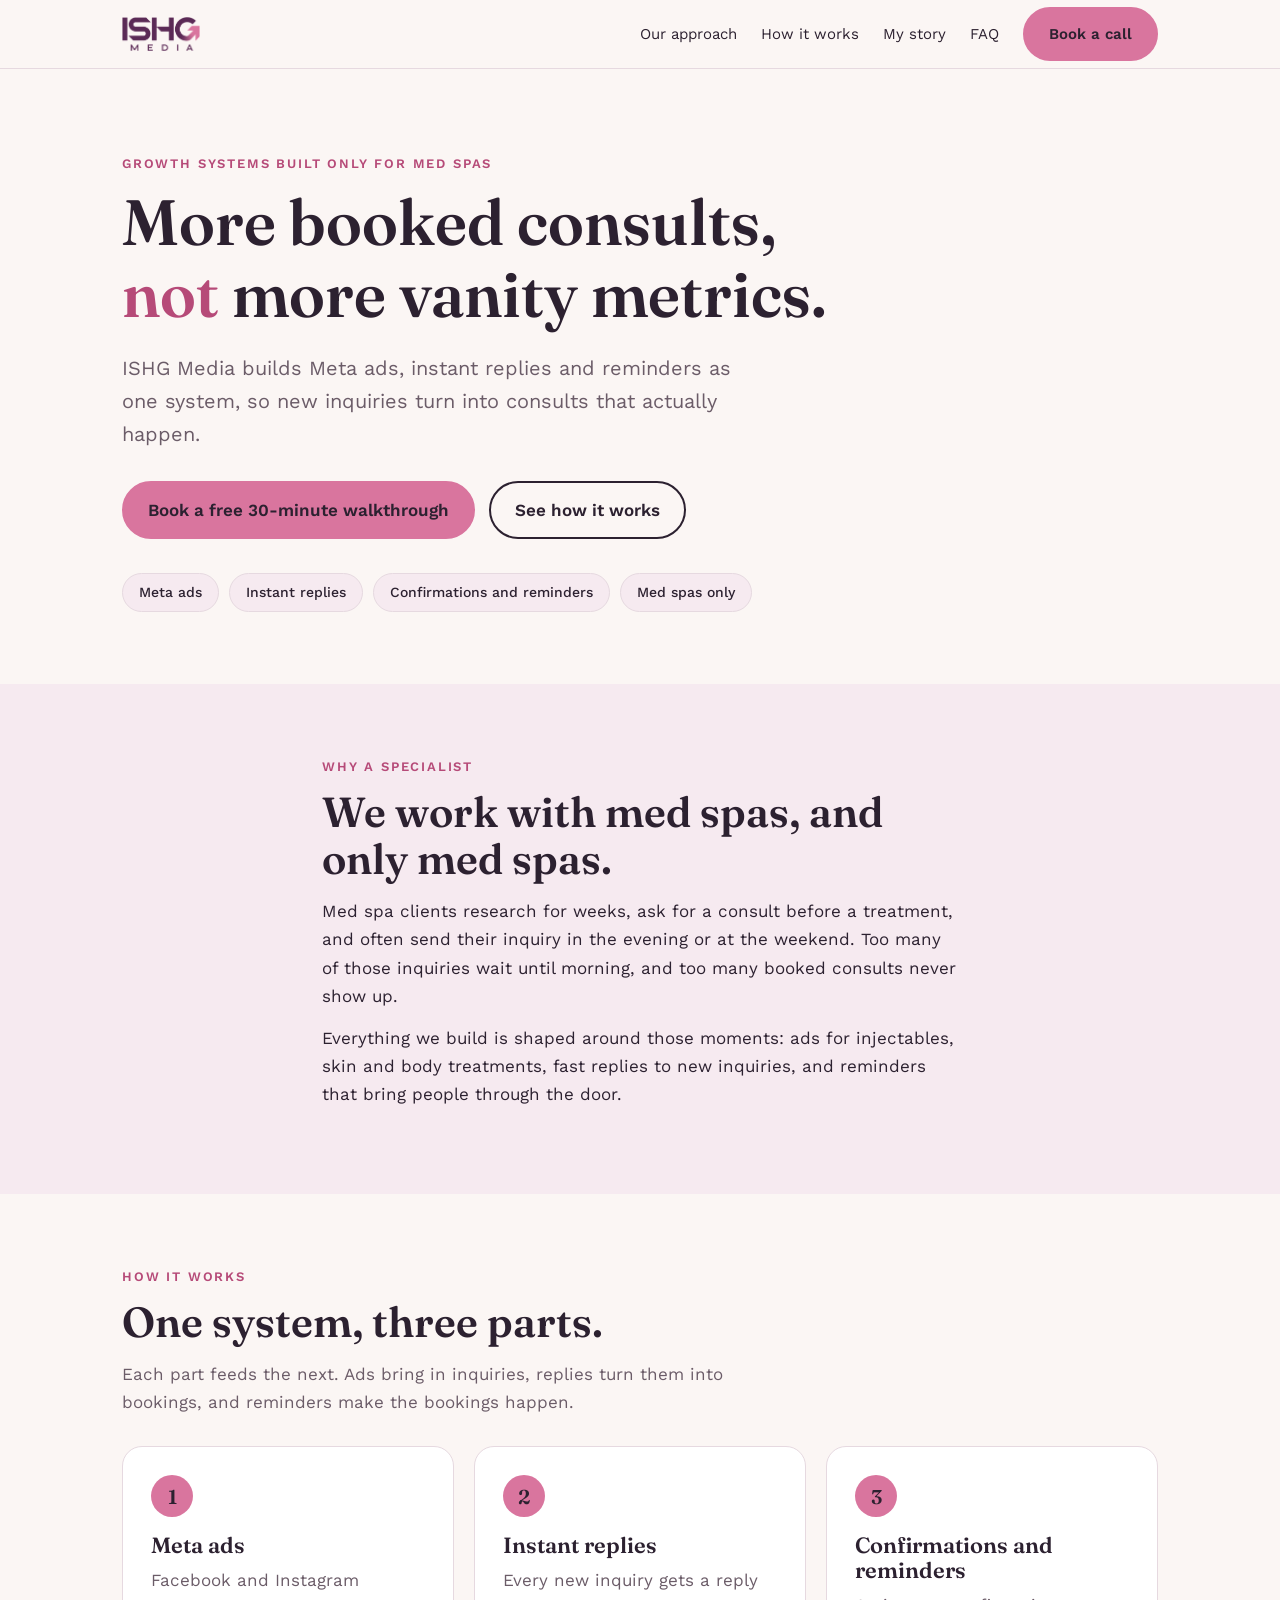
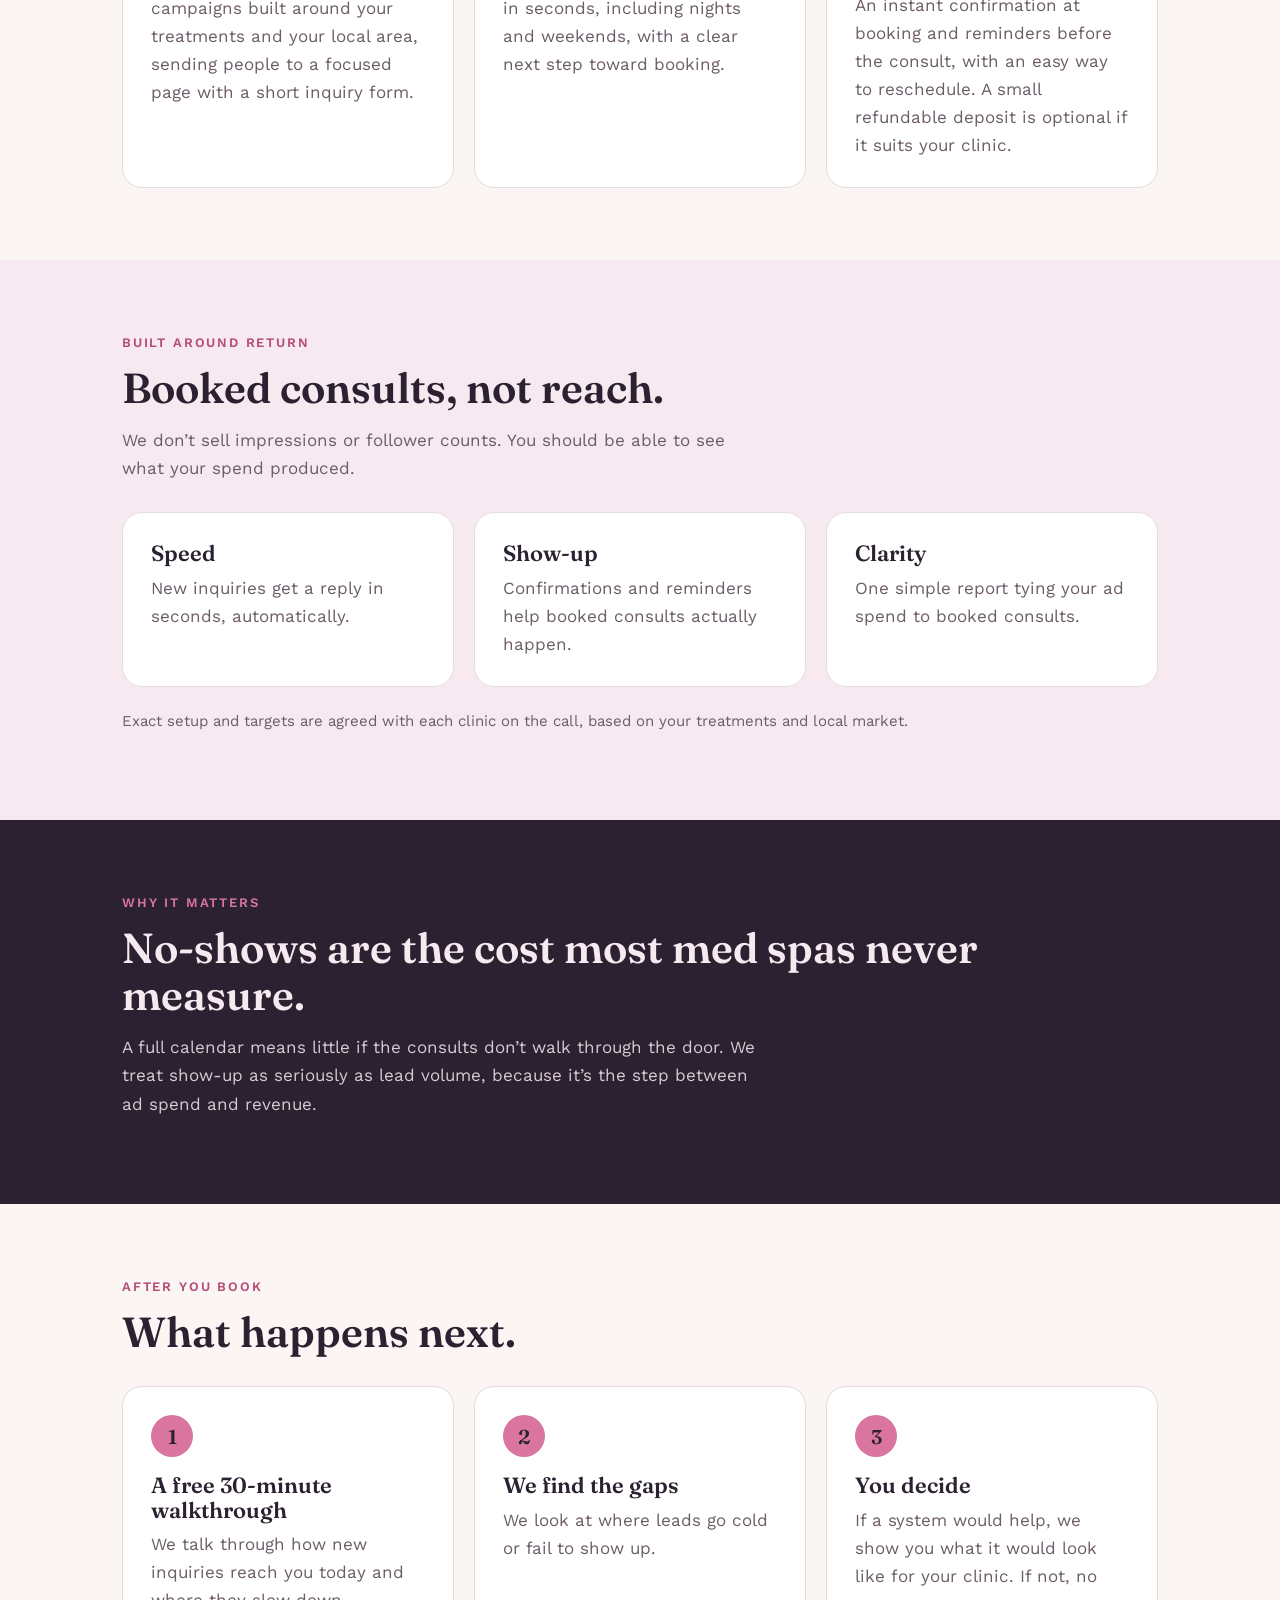
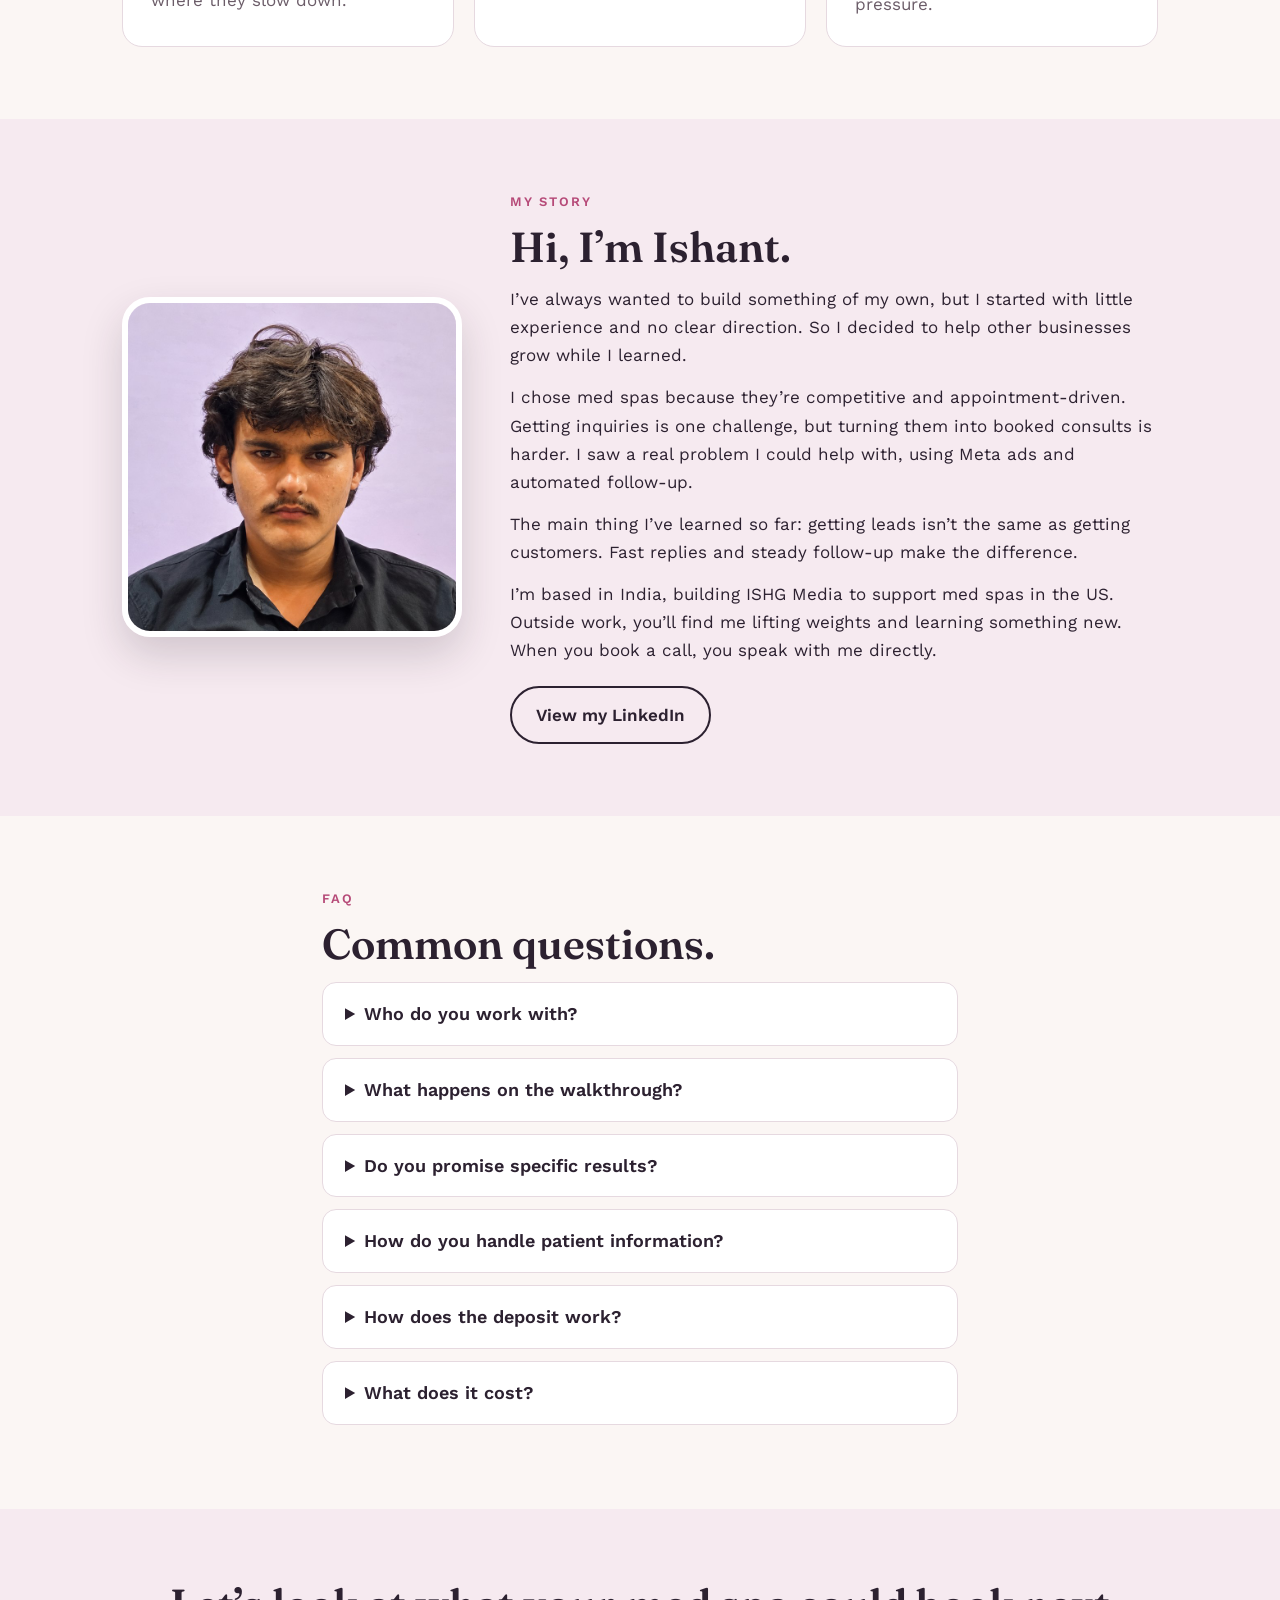
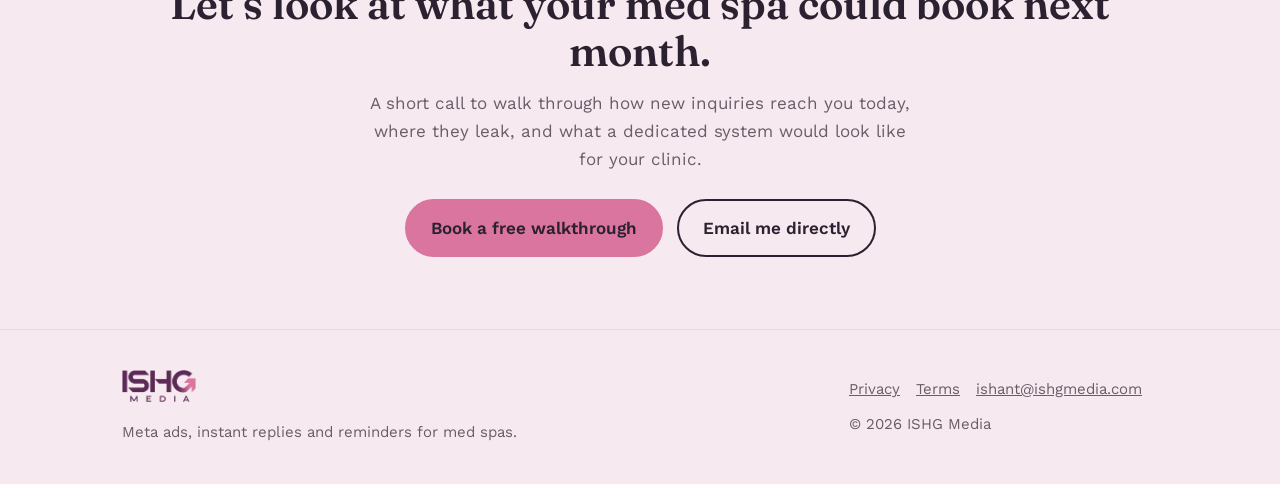
<file: index.html>
<!DOCTYPE html>
<html lang="en"><head><meta charset="utf-8"><meta name="viewport" content="width=device-width, initial-scale=1">
<title>ISHG Media | Meta Ads, Instant Replies and Reminders for Med Spas</title>
<meta name="description" content="ISHG Media builds Meta ads, instant replies and confirmations and reminders as one system for med spas, so new inquiries turn into consults that happen.">
<link rel="icon" href="logo.png"><link rel="stylesheet" href="https://fonts.googleapis.com/css2?family=Fraunces:opsz,wght@9..144,500;9..144,650&family=Work+Sans:wght@400;500;600&display=swap">
<link rel="stylesheet" href="style.css"></head><body>
<header class="top"><div class="wrap"><a href="/"><img src="logo.png" alt="ISHG Media"></a>
<nav><a href="#approach">Our approach</a><a href="#how">How it works</a><a href="#story">My story</a><a href="#faq">FAQ</a><a class="btn" href="https://ishgmedia.setmore.com/ishant">Book a call</a></nav></div></header>
<main>
<section class="hero"><div class="wrap"><p class="eb">Growth systems built only for med spas</p>
<h1>More booked consults,<br><em>not</em> more vanity metrics.</h1>
<p class="l">ISHG Media builds Meta ads, instant replies and reminders as one system, so new inquiries turn into consults that actually happen.</p>
<div class="row"><a class="btn" href="https://ishgmedia.setmore.com/ishant">Book a free 30-minute walkthrough</a><a class="btn o" href="#how">See how it works</a></div>
<div class="chips"><span>Meta ads</span><span>Instant replies</span><span>Confirmations and reminders</span><span>Med spas only</span></div></div></section>

<section id="approach" class="alt"><div class="wrap mid"><p class="eb">Why a specialist</p><h2>We work with med spas, and only med spas.</h2>
<p>Med spa clients research for weeks, ask for a consult before a treatment, and often send their inquiry in the evening or at the weekend. Too many of those inquiries wait until morning, and too many booked consults never show up.</p>
<p>Everything we build is shaped around those moments: ads for injectables, skin and body treatments, fast replies to new inquiries, and reminders that bring people through the door.</p></div></section>

<section id="how"><div class="wrap"><p class="eb">How it works</p><h2>One system, three parts.</h2>
<p style="color:var(--mute);max-width:620px">Each part feeds the next. Ads bring in inquiries, replies turn them into bookings, and reminders make the bookings happen.</p>
<div class="g3">
<div class="card"><div class="n">1</div><h3>Meta ads</h3><p>Facebook and Instagram campaigns built around your treatments and your local area, sending people to a focused page with a short inquiry form.</p></div>
<div class="card"><div class="n">2</div><h3>Instant replies</h3><p>Every new inquiry gets a reply in seconds, including nights and weekends, with a clear next step toward booking.</p></div>
<div class="card"><div class="n">3</div><h3>Confirmations and reminders</h3><p>An instant confirmation at booking and reminders before the consult, with an easy way to reschedule. A small refundable deposit is optional if it suits your clinic.</p></div></div></div></section>

<section class="alt"><div class="wrap"><p class="eb">Built around return</p><h2>Booked consults, not reach.</h2>
<p style="color:var(--mute);max-width:620px">We don&rsquo;t sell impressions or follower counts. You should be able to see what your spend produced.</p>
<div class="g3"><div class="card"><h3>Speed</h3><p>New inquiries get a reply in seconds, automatically.</p></div>
<div class="card"><h3>Show-up</h3><p>Confirmations and reminders help booked consults actually happen.</p></div>
<div class="card"><h3>Clarity</h3><p>One simple report tying your ad spend to booked consults.</p></div></div>
<p style="margin-top:22px;color:var(--mute);font-size:15px">Exact setup and targets are agreed with each clinic on the call, based on your treatments and local market.</p></div></section>

<section class="band"><div class="wrap"><p class="eb">Why it matters</p><h2>No-shows are the cost most med spas never measure.</h2>
<p>A full calendar means little if the consults don&rsquo;t walk through the door. We treat show-up as seriously as lead volume, because it&rsquo;s the step between ad spend and revenue.</p></div></section>

<section><div class="wrap"><p class="eb">After you book</p><h2>What happens next.</h2>
<div class="g3"><div class="card"><div class="n">1</div><h3>A free 30-minute walkthrough</h3><p>We talk through how new inquiries reach you today and where they slow down.</p></div>
<div class="card"><div class="n">2</div><h3>We find the gaps</h3><p>We look at where leads go cold or fail to show up.</p></div>
<div class="card"><div class="n">3</div><h3>You decide</h3><p>If a system would help, we show you what it would look like for your clinic. If not, no pressure.</p></div></div></div></section>

<section id="story" class="alt"><div class="wrap story">
<img class="me-photo" src="photo/ishant-dahiya.jpg" alt="Ishant Dahiya, founder of ISHG Media" width="800" height="800">
<div><p class="eb">My story</p><h2>Hi, I&rsquo;m Ishant.</h2>
<p>I&rsquo;ve always wanted to build something of my own, but I started with little experience and no clear direction. So I decided to help other businesses grow while I learned.</p>
<p>I chose med spas because they&rsquo;re competitive and appointment-driven. Getting inquiries is one challenge, but turning them into booked consults is harder. I saw a real problem I could help with, using Meta ads and automated follow-up.</p>
<p>The main thing I&rsquo;ve learned so far: getting leads isn&rsquo;t the same as getting customers. Fast replies and steady follow-up make the difference.</p>
<p>I&rsquo;m based in India, building ISHG Media to support med spas in the US. Outside work, you&rsquo;ll find me lifting weights and learning something new. When you book a call, you speak with me directly.</p>
<a class="btn o" href="https://www.linkedin.com/in/ishant-dahiya-499b99324/" target="_blank" rel="noopener">View my LinkedIn</a></div></div></section>

<section id="faq"><div class="wrap mid"><p class="eb">FAQ</p><h2>Common questions.</h2>
<details><summary>Who do you work with?</summary><p>Only medical spas. We take on no other industries, so everything we build is shaped around how med spa clients research and book.</p></details>
<details><summary>What happens on the walkthrough?</summary><p>It&rsquo;s a free 30-minute conversation about how you get new clients today and where inquiries are lost. You leave knowing whether a system would help, with no obligation.</p></details>
<details><summary>Do you promise specific results?</summary><p>No. We don&rsquo;t promise numbers or bookings. What we do is make sure every inquiry gets a fast reply and every booked consult gets a reminder.</p></details>
<details><summary>How do you handle patient information?</summary><p>We keep it minimal: name, phone, email and appointment time only, never treatment or health details. If your clinic needs a Business Associate Agreement, we&rsquo;ll discuss it before any patient information is entered.</p></details>
<details><summary>How does the deposit work?</summary><p>It&rsquo;s optional. Some clinics collect a small refundable deposit at booking to filter out casual inquiries. We can set it up if you want it, and leave it out if you don&rsquo;t.</p></details>
<details><summary>What does it cost?</summary><p>It depends on the clinic and the length of commitment, so we agree it with you on the call.</p></details></div></section>

<section class="alt cta"><div class="wrap"><h2>Let&rsquo;s look at what your med spa could book next month.</h2>
<p>A short call to walk through how new inquiries reach you today, where they leak, and what a dedicated system would look like for your clinic.</p>
<div class="row"><a class="btn" href="https://ishgmedia.setmore.com/ishant">Book a free walkthrough</a><a class="btn o" href="mailto:ishant@ishgmedia.com">Email me directly</a></div></div></section>
</main>
<footer><div class="wrap"><div><img src="logo.png" alt="ISHG Media"><p style="margin:10px 0 0">Meta ads, instant replies and reminders for med spas.</p></div>
<div><a href="privacy.html">Privacy</a><a href="terms.html">Terms</a><a href="mailto:ishant@ishgmedia.com">ishant@ishgmedia.com</a><p style="margin:10px 0 0">&copy; 2026 ISHG Media</p></div></div></footer>
</body></html>
</file>
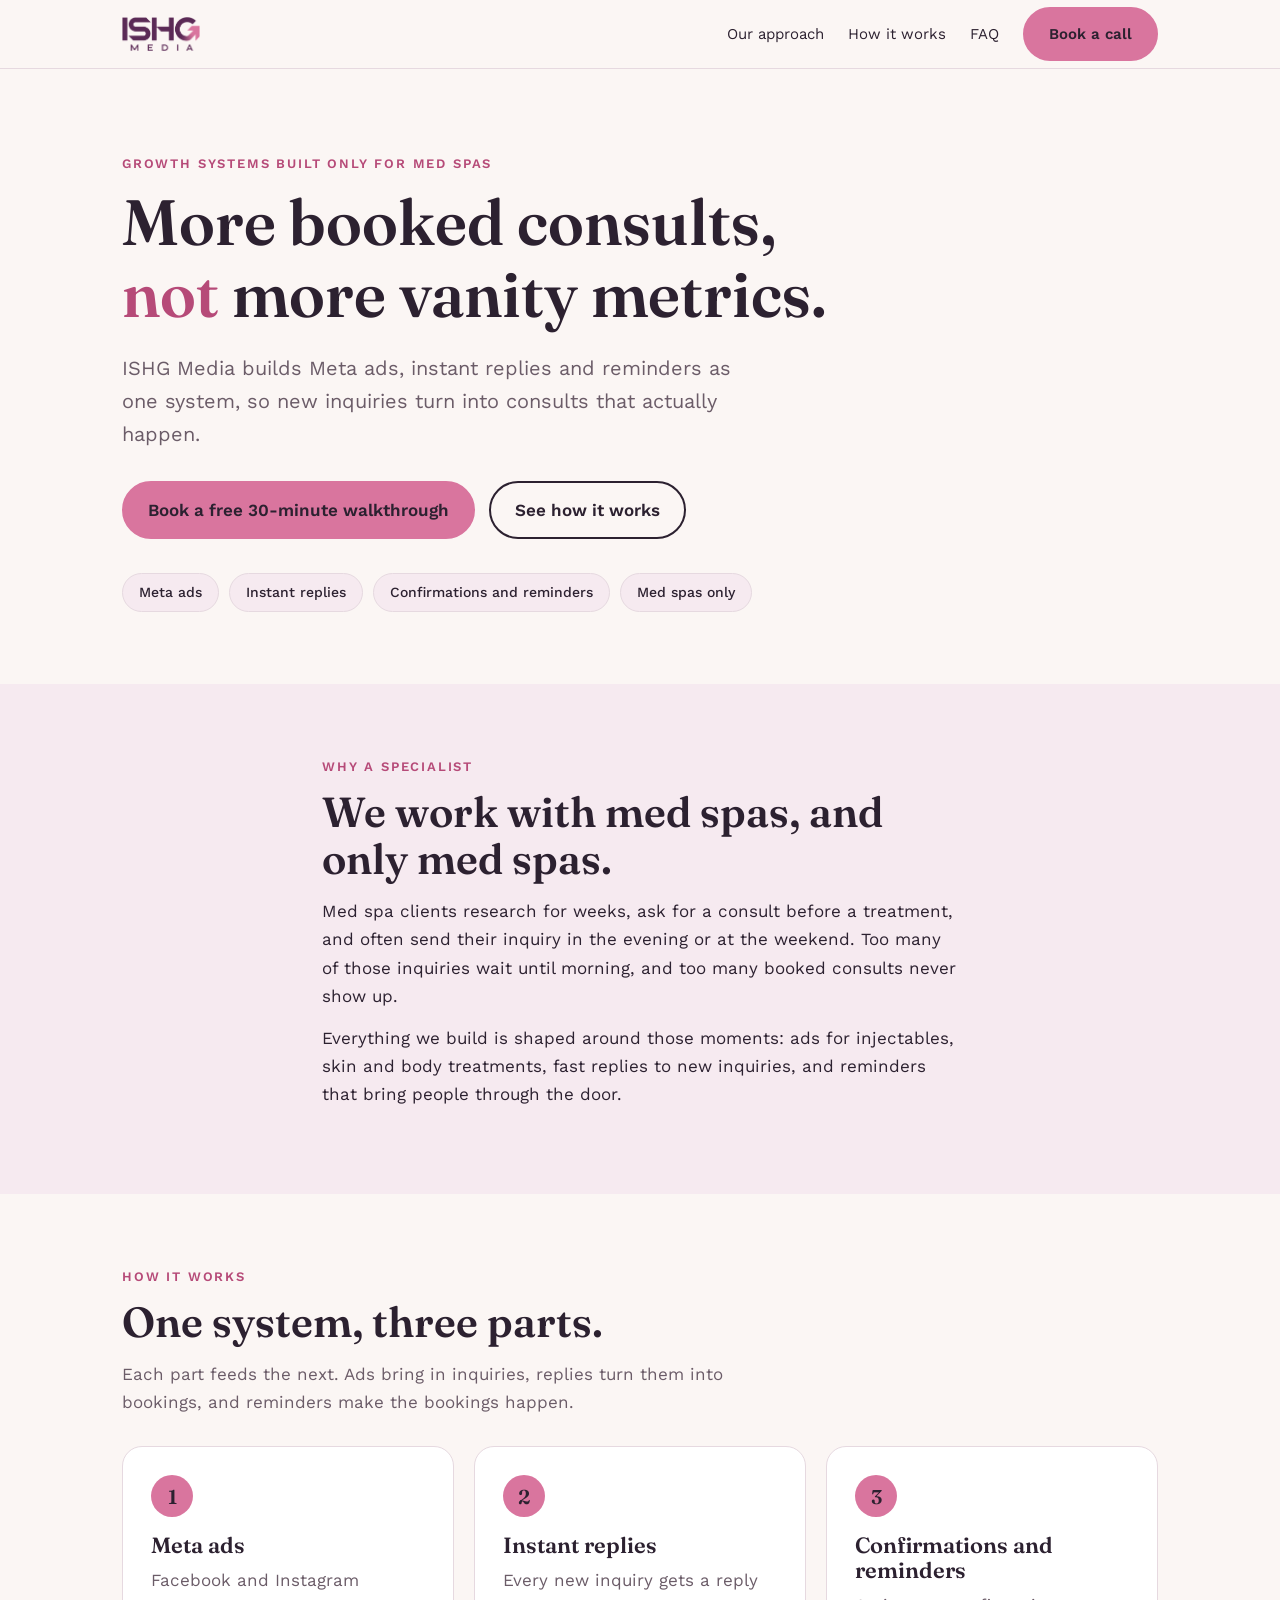
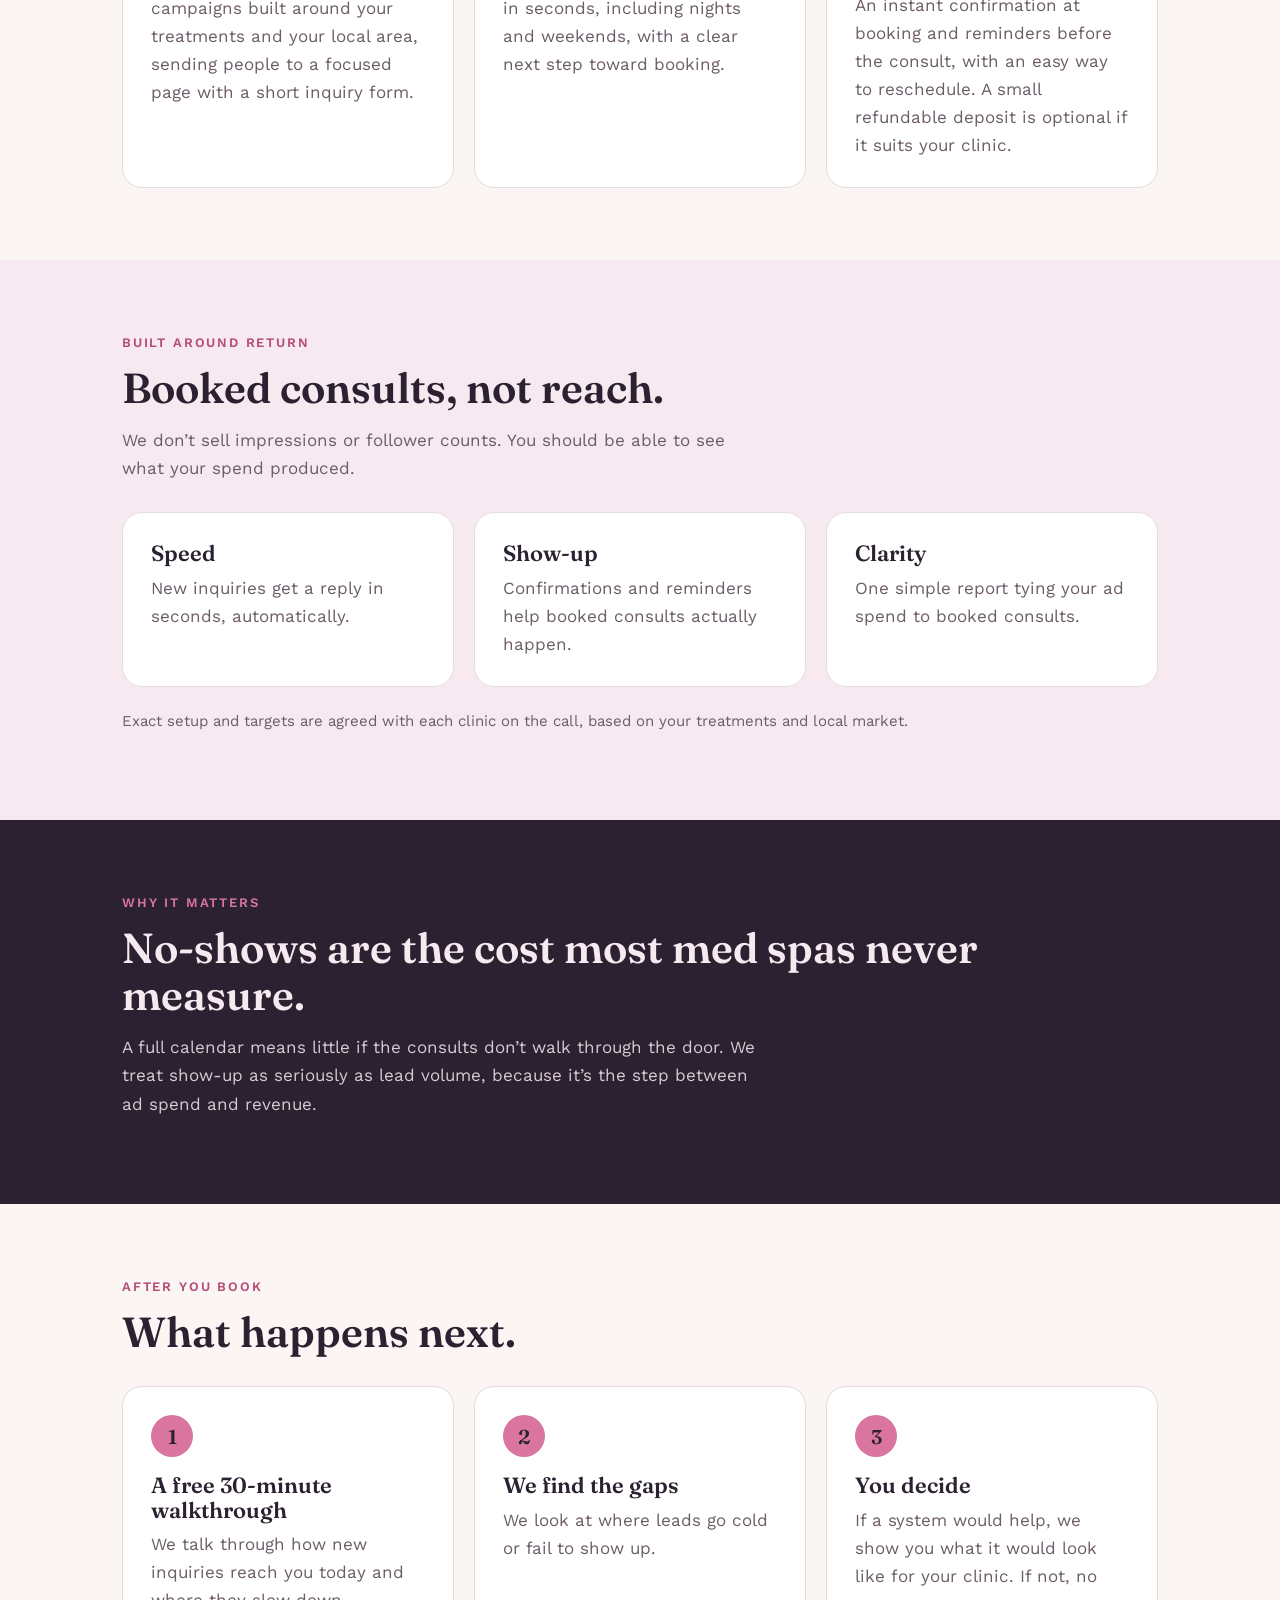
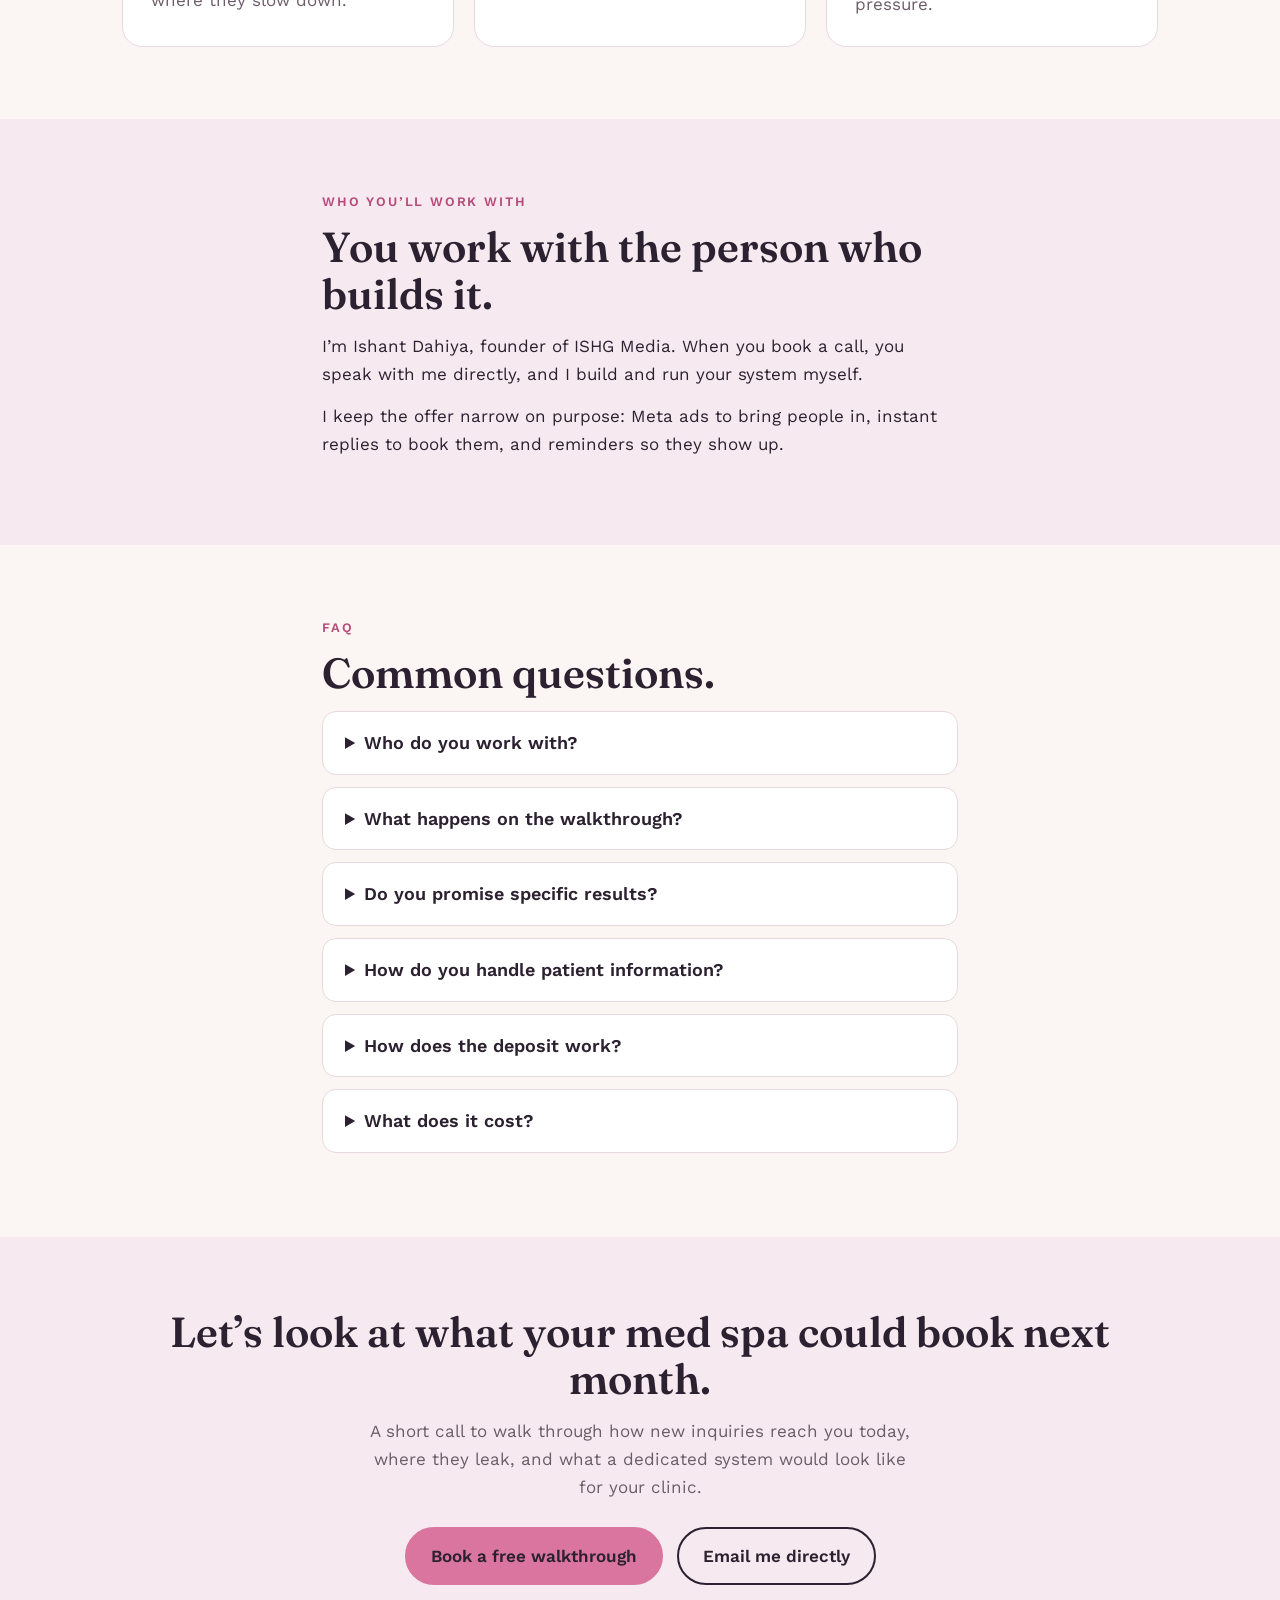
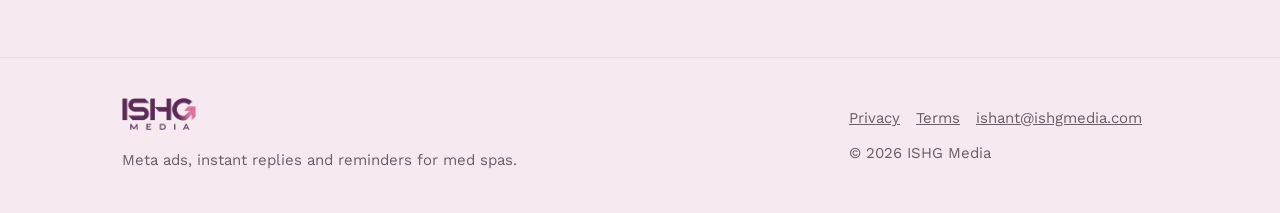
<file: index1.html>
<!DOCTYPE html>
<html lang="en"><head><meta charset="utf-8"><meta name="viewport" content="width=device-width, initial-scale=1">
<title>ISHG Media | Meta Ads, Instant Replies and Reminders for Med Spas</title>
<meta name="description" content="ISHG Media builds Meta ads, instant replies and confirmations and reminders as one system for med spas, so new inquiries turn into consults that happen.">
<link rel="icon" href="logo.png"><link rel="stylesheet" href="https://fonts.googleapis.com/css2?family=Fraunces:opsz,wght@9..144,500;9..144,650&family=Work+Sans:wght@400;500;600&display=swap">
<link rel="stylesheet" href="style.css"></head><body>
<header class="top"><div class="wrap"><a href="/"><img src="logo.png" alt="ISHG Media"></a>
<nav><a href="#approach">Our approach</a><a href="#how">How it works</a><a href="#faq">FAQ</a><a class="btn" href="https://ishgmedia.setmore.com/ishant">Book a call</a></nav></div></header>
<main>
<section class="hero"><div class="wrap"><p class="eb">Growth systems built only for med spas</p>
<h1>More booked consults,<br><em>not</em> more vanity metrics.</h1>
<p class="l">ISHG Media builds Meta ads, instant replies and reminders as one system, so new inquiries turn into consults that actually happen.</p>
<div class="row"><a class="btn" href="https://ishgmedia.setmore.com/ishant">Book a free 30-minute walkthrough</a><a class="btn o" href="#how">See how it works</a></div>
<div class="chips"><span>Meta ads</span><span>Instant replies</span><span>Confirmations and reminders</span><span>Med spas only</span></div></div></section>

<section id="approach" class="alt"><div class="wrap mid"><p class="eb">Why a specialist</p><h2>We work with med spas, and only med spas.</h2>
<p>Med spa clients research for weeks, ask for a consult before a treatment, and often send their inquiry in the evening or at the weekend. Too many of those inquiries wait until morning, and too many booked consults never show up.</p>
<p>Everything we build is shaped around those moments: ads for injectables, skin and body treatments, fast replies to new inquiries, and reminders that bring people through the door.</p></div></section>

<section id="how"><div class="wrap"><p class="eb">How it works</p><h2>One system, three parts.</h2>
<p style="color:var(--mute);max-width:620px">Each part feeds the next. Ads bring in inquiries, replies turn them into bookings, and reminders make the bookings happen.</p>
<div class="g3">
<div class="card"><div class="n">1</div><h3>Meta ads</h3><p>Facebook and Instagram campaigns built around your treatments and your local area, sending people to a focused page with a short inquiry form.</p></div>
<div class="card"><div class="n">2</div><h3>Instant replies</h3><p>Every new inquiry gets a reply in seconds, including nights and weekends, with a clear next step toward booking.</p></div>
<div class="card"><div class="n">3</div><h3>Confirmations and reminders</h3><p>An instant confirmation at booking and reminders before the consult, with an easy way to reschedule. A small refundable deposit is optional if it suits your clinic.</p></div></div></div></section>

<section class="alt"><div class="wrap"><p class="eb">Built around return</p><h2>Booked consults, not reach.</h2>
<p style="color:var(--mute);max-width:620px">We don&rsquo;t sell impressions or follower counts. You should be able to see what your spend produced.</p>
<div class="g3"><div class="card"><h3>Speed</h3><p>New inquiries get a reply in seconds, automatically.</p></div>
<div class="card"><h3>Show-up</h3><p>Confirmations and reminders help booked consults actually happen.</p></div>
<div class="card"><h3>Clarity</h3><p>One simple report tying your ad spend to booked consults.</p></div></div>
<p style="margin-top:22px;color:var(--mute);font-size:15px">Exact setup and targets are agreed with each clinic on the call, based on your treatments and local market.</p></div></section>

<section class="band"><div class="wrap"><p class="eb">Why it matters</p><h2>No-shows are the cost most med spas never measure.</h2>
<p>A full calendar means little if the consults don&rsquo;t walk through the door. We treat show-up as seriously as lead volume, because it&rsquo;s the step between ad spend and revenue.</p></div></section>

<section><div class="wrap"><p class="eb">After you book</p><h2>What happens next.</h2>
<div class="g3"><div class="card"><div class="n">1</div><h3>A free 30-minute walkthrough</h3><p>We talk through how new inquiries reach you today and where they slow down.</p></div>
<div class="card"><div class="n">2</div><h3>We find the gaps</h3><p>We look at where leads go cold or fail to show up.</p></div>
<div class="card"><div class="n">3</div><h3>You decide</h3><p>If a system would help, we show you what it would look like for your clinic. If not, no pressure.</p></div></div></div></section>

<section class="alt"><div class="wrap mid"><p class="eb">Who you&rsquo;ll work with</p><h2>You work with the person who builds it.</h2>
<p>I&rsquo;m Ishant Dahiya, founder of ISHG Media. When you book a call, you speak with me directly, and I build and run your system myself.</p>
<p>I keep the offer narrow on purpose: Meta ads to bring people in, instant replies to book them, and reminders so they show up.</p></div></section>

<section id="faq"><div class="wrap mid"><p class="eb">FAQ</p><h2>Common questions.</h2>
<details><summary>Who do you work with?</summary><p>Only medical spas. We take on no other industries, so everything we build is shaped around how med spa clients research and book.</p></details>
<details><summary>What happens on the walkthrough?</summary><p>It&rsquo;s a free 30-minute conversation about how you get new clients today and where inquiries are lost. You leave knowing whether a system would help, with no obligation.</p></details>
<details><summary>Do you promise specific results?</summary><p>No. We don&rsquo;t promise numbers or bookings. What we do is make sure every inquiry gets a fast reply and every booked consult gets a reminder.</p></details>
<details><summary>How do you handle patient information?</summary><p>We keep it minimal: name, phone, email and appointment time only, never treatment or health details. If your clinic needs a Business Associate Agreement, we&rsquo;ll discuss it before any patient information is entered.</p></details>
<details><summary>How does the deposit work?</summary><p>It&rsquo;s optional. Some clinics collect a small refundable deposit at booking to filter out casual inquiries. We can set it up if you want it, and leave it out if you don&rsquo;t.</p></details>
<details><summary>What does it cost?</summary><p>It depends on the clinic and the length of commitment, so we agree it with you on the call.</p></details></div></section>

<section class="alt cta"><div class="wrap"><h2>Let&rsquo;s look at what your med spa could book next month.</h2>
<p>A short call to walk through how new inquiries reach you today, where they leak, and what a dedicated system would look like for your clinic.</p>
<div class="row"><a class="btn" href="https://ishgmedia.setmore.com/ishant">Book a free walkthrough</a><a class="btn o" href="mailto:ishant@ishgmedia.com">Email me directly</a></div></div></section>
</main>
<footer><div class="wrap"><div><img src="logo.png" alt="ISHG Media"><p style="margin:10px 0 0">Meta ads, instant replies and reminders for med spas.</p></div>
<div><a href="privacy.html">Privacy</a><a href="terms.html">Terms</a><a href="mailto:ishant@ishgmedia.com">ishant@ishgmedia.com</a><p style="margin:10px 0 0">&copy; 2026 ISHG Media</p></div></div></footer>
</body></html>
</file>
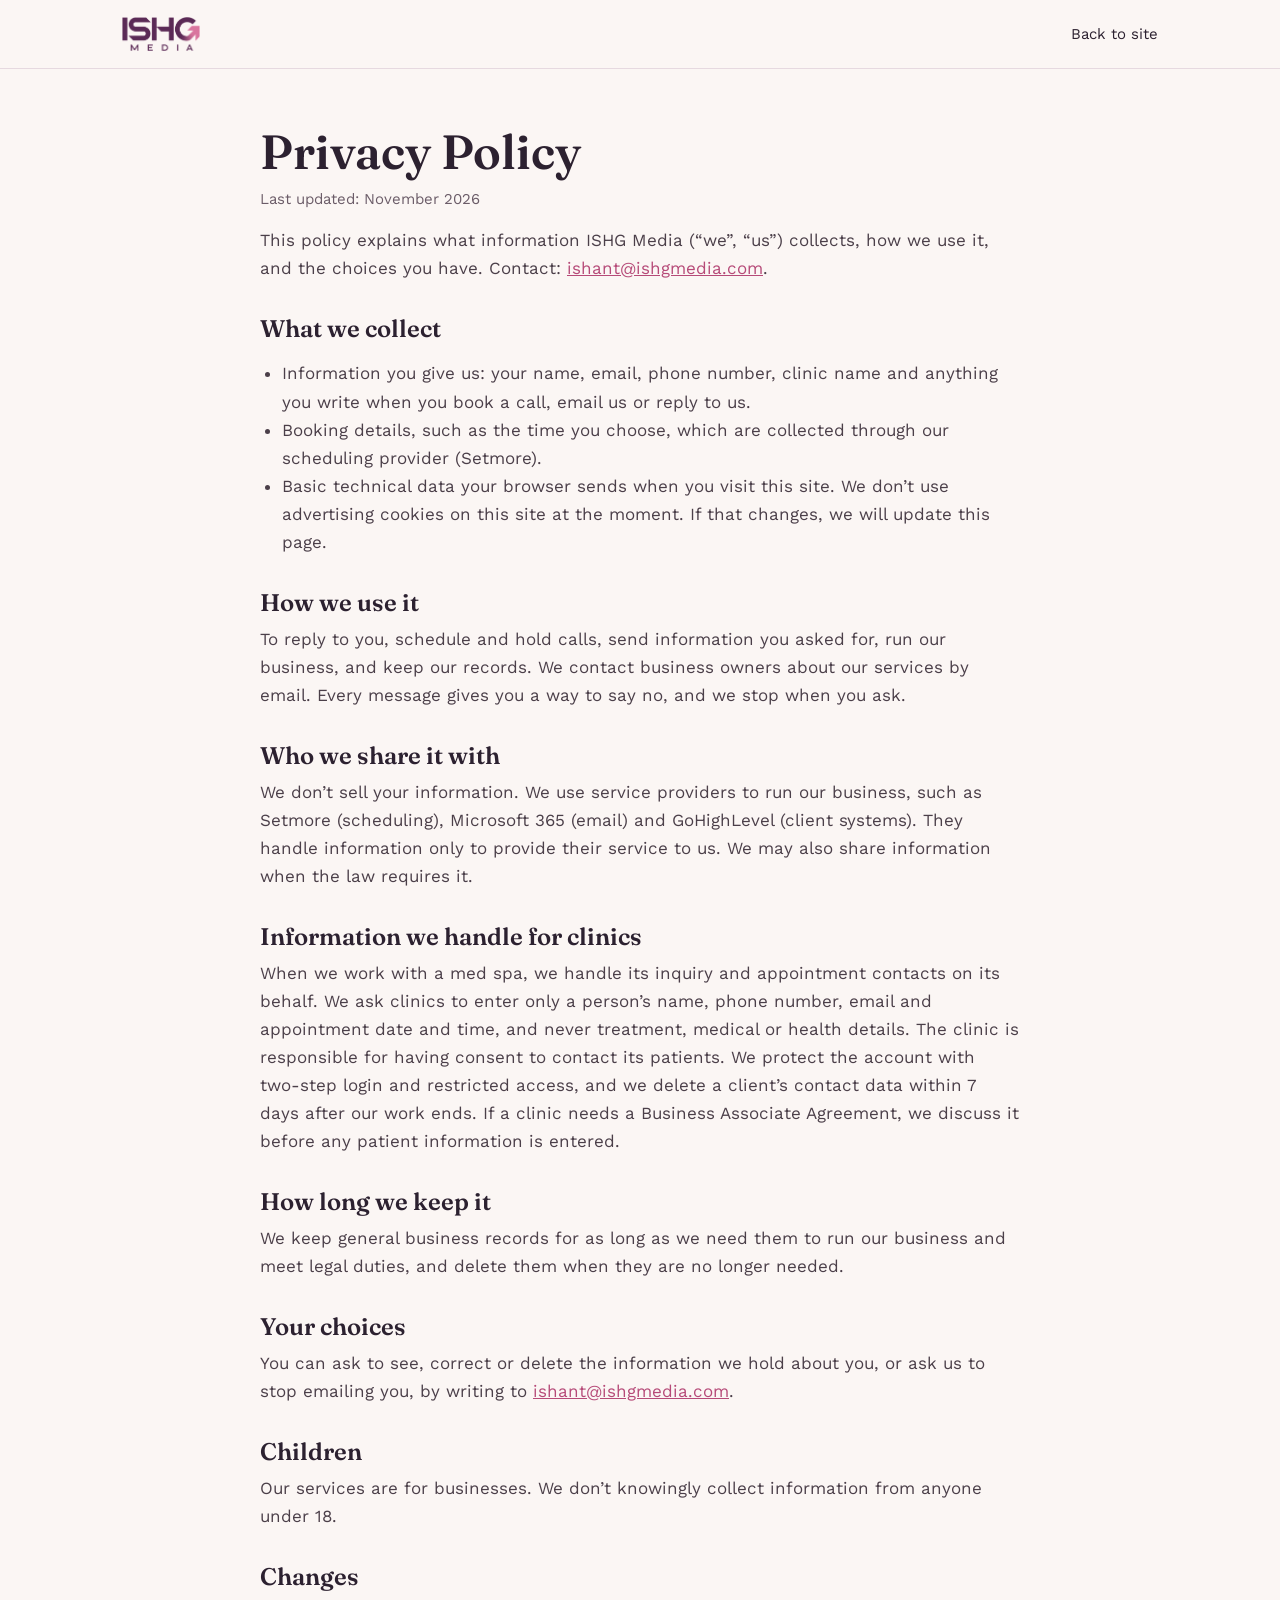
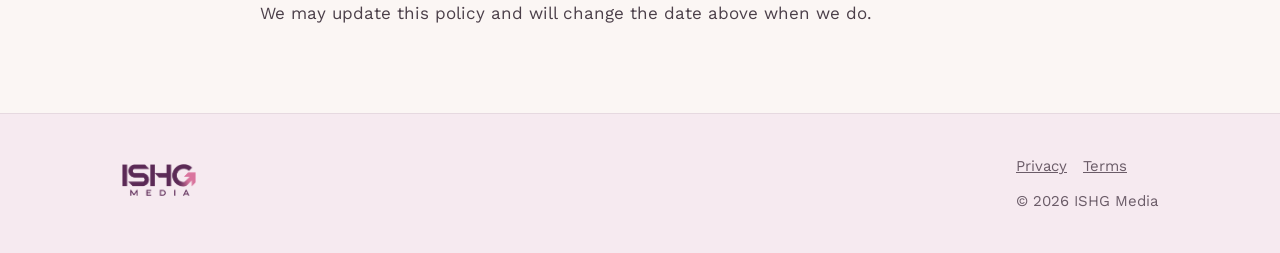
<file: privacy.html>
<!DOCTYPE html>
<html lang="en"><head><meta charset="utf-8"><meta name="viewport" content="width=device-width, initial-scale=1">
<title>Privacy Policy | ISHG Media</title><link rel="icon" href="logo.png">
<link rel="stylesheet" href="https://fonts.googleapis.com/css2?family=Fraunces:opsz,wght@9..144,500;9..144,650&family=Work+Sans:wght@400;500;600&display=swap">
<link rel="stylesheet" href="style.css"></head><body>
<header class="top"><div class="wrap"><a href="index.html"><img src="logo.png" alt="ISHG Media"></a><nav><a href="index.html">Back to site</a></nav></div></header>
<main class="wrap doc"><h1>Privacy Policy</h1><p class="d">Last updated: November 2026</p>
<p>This policy explains what information ISHG Media (&ldquo;we&rdquo;, &ldquo;us&rdquo;) collects, how we use it, and the choices you have. Contact: <a href="mailto:ishant@ishgmedia.com">ishant@ishgmedia.com</a>.</p>
<h2>What we collect</h2><ul><li>Information you give us: your name, email, phone number, clinic name and anything you write when you book a call, email us or reply to us.</li><li>Booking details, such as the time you choose, which are collected through our scheduling provider (Setmore).</li><li>Basic technical data your browser sends when you visit this site. We don&rsquo;t use advertising cookies on this site at the moment. If that changes, we will update this page.</li></ul>
<h2>How we use it</h2><p>To reply to you, schedule and hold calls, send information you asked for, run our business, and keep our records. We contact business owners about our services by email. Every message gives you a way to say no, and we stop when you ask.</p>
<h2>Who we share it with</h2><p>We don&rsquo;t sell your information. We use service providers to run our business, such as Setmore (scheduling), Microsoft 365 (email) and GoHighLevel (client systems). They handle information only to provide their service to us. We may also share information when the law requires it.</p>
<h2>Information we handle for clinics</h2><p>When we work with a med spa, we handle its inquiry and appointment contacts on its behalf. We ask clinics to enter only a person&rsquo;s name, phone number, email and appointment date and time, and never treatment, medical or health details. The clinic is responsible for having consent to contact its patients. We protect the account with two-step login and restricted access, and we delete a client&rsquo;s contact data within 7 days after our work ends. If a clinic needs a Business Associate Agreement, we discuss it before any patient information is entered.</p>
<h2>How long we keep it</h2><p>We keep general business records for as long as we need them to run our business and meet legal duties, and delete them when they are no longer needed.</p>
<h2>Your choices</h2><p>You can ask to see, correct or delete the information we hold about you, or ask us to stop emailing you, by writing to <a href="mailto:ishant@ishgmedia.com">ishant@ishgmedia.com</a>.</p>
<h2>Children</h2><p>Our services are for businesses. We don&rsquo;t knowingly collect information from anyone under 18.</p>
<h2>Changes</h2><p>We may update this policy and will change the date above when we do.</p></main>
<footer><div class="wrap"><div><img src="logo.png" alt="ISHG Media"></div><div><a href="privacy.html">Privacy</a><a href="terms.html">Terms</a><p style="margin:10px 0 0">&copy; 2026 ISHG Media</p></div></div></footer>
</body></html>
</file>
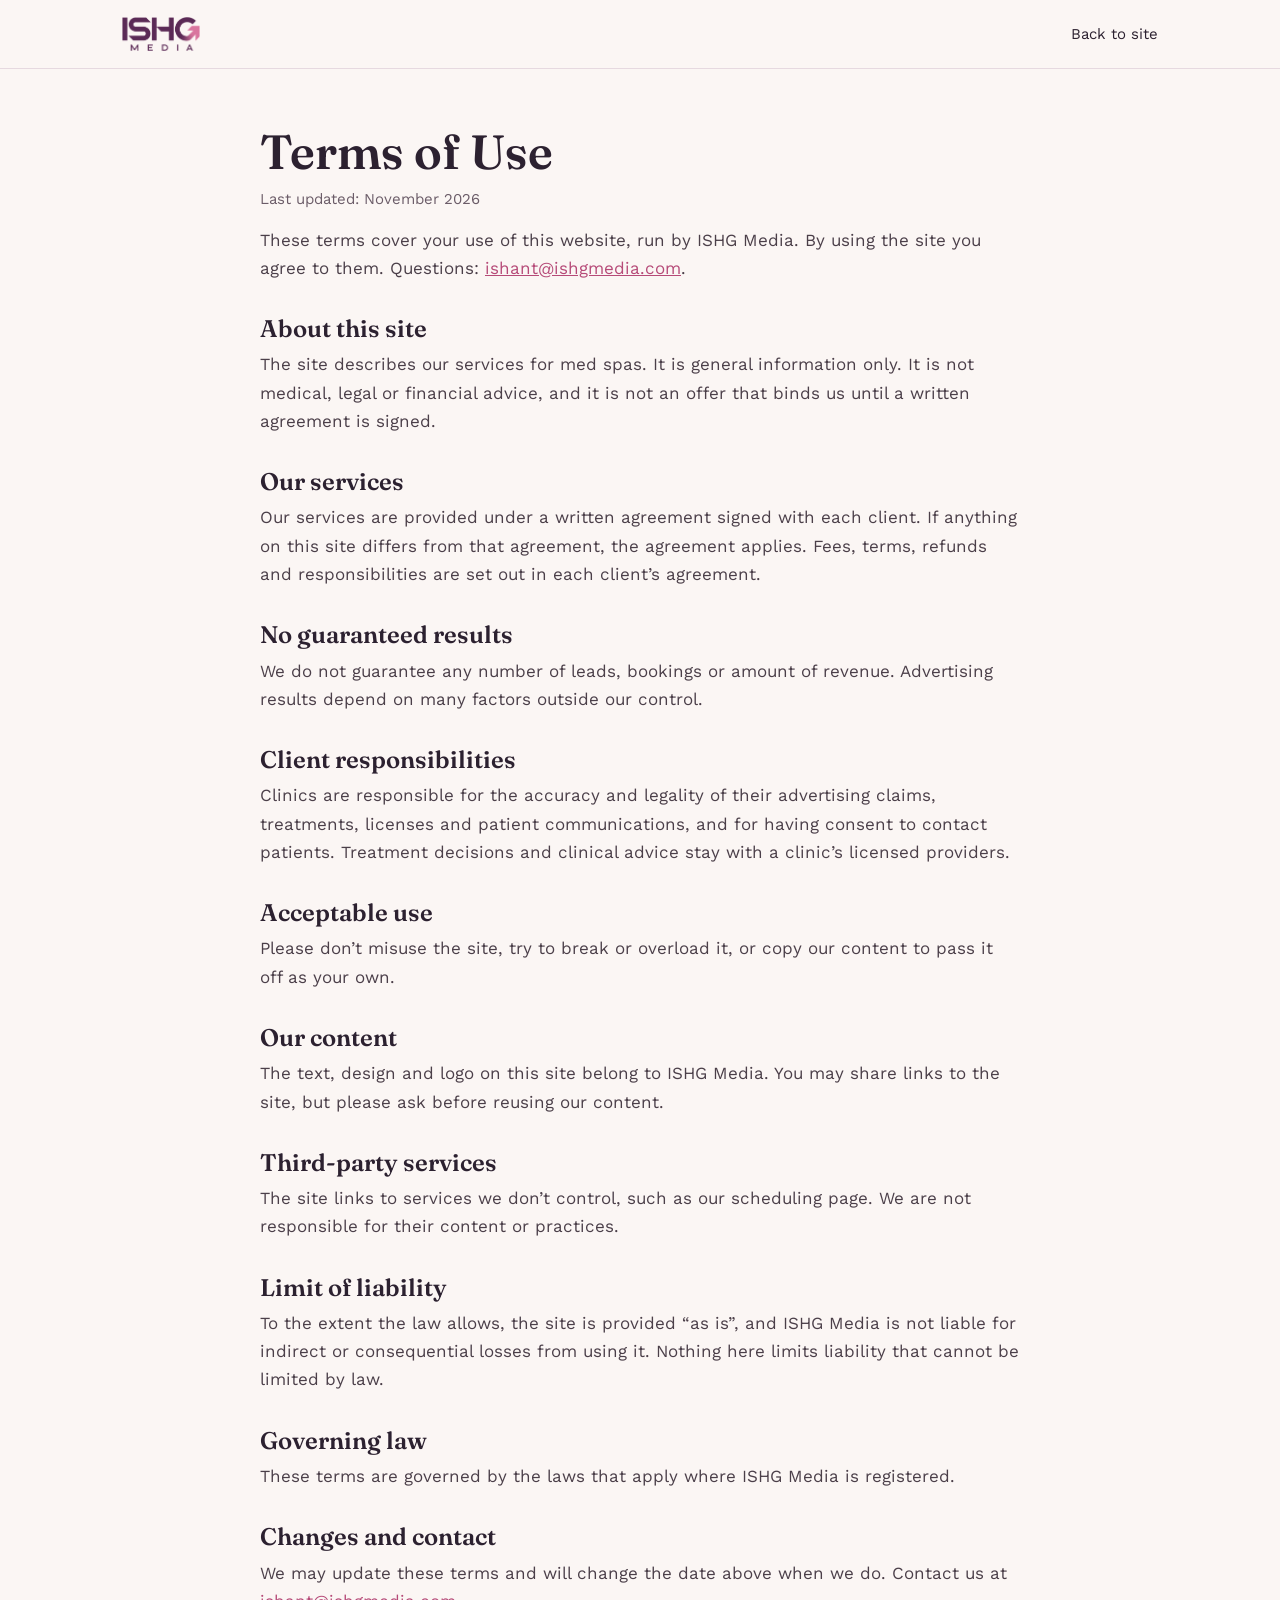
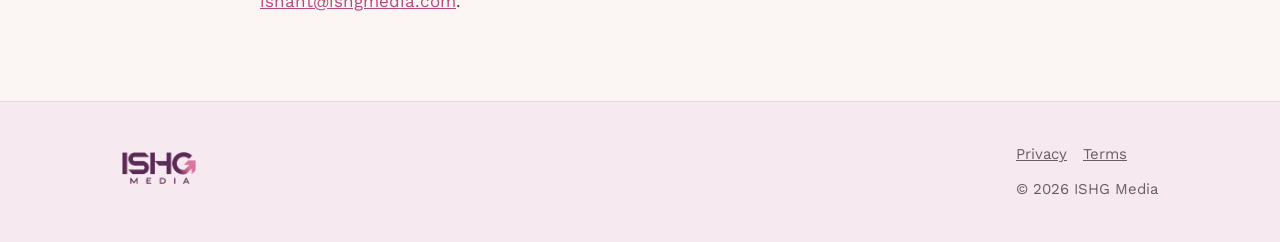
<file: terms.html>
<!DOCTYPE html>
<html lang="en"><head><meta charset="utf-8"><meta name="viewport" content="width=device-width, initial-scale=1">
<title>Terms of Use | ISHG Media</title><link rel="icon" href="logo.png">
<link rel="stylesheet" href="https://fonts.googleapis.com/css2?family=Fraunces:opsz,wght@9..144,500;9..144,650&family=Work+Sans:wght@400;500;600&display=swap">
<link rel="stylesheet" href="style.css"></head><body>
<header class="top"><div class="wrap"><a href="index.html"><img src="logo.png" alt="ISHG Media"></a><nav><a href="index.html">Back to site</a></nav></div></header>
<main class="wrap doc"><h1>Terms of Use</h1><p class="d">Last updated: November 2026</p>
<p>These terms cover your use of this website, run by ISHG Media. By using the site you agree to them. Questions: <a href="mailto:ishant@ishgmedia.com">ishant@ishgmedia.com</a>.</p>
<h2>About this site</h2><p>The site describes our services for med spas. It is general information only. It is not medical, legal or financial advice, and it is not an offer that binds us until a written agreement is signed.</p>
<h2>Our services</h2><p>Our services are provided under a written agreement signed with each client. If anything on this site differs from that agreement, the agreement applies. Fees, terms, refunds and responsibilities are set out in each client&rsquo;s agreement.</p>
<h2>No guaranteed results</h2><p>We do not guarantee any number of leads, bookings or amount of revenue. Advertising results depend on many factors outside our control.</p>
<h2>Client responsibilities</h2><p>Clinics are responsible for the accuracy and legality of their advertising claims, treatments, licenses and patient communications, and for having consent to contact patients. Treatment decisions and clinical advice stay with a clinic&rsquo;s licensed providers.</p>
<h2>Acceptable use</h2><p>Please don&rsquo;t misuse the site, try to break or overload it, or copy our content to pass it off as your own.</p>
<h2>Our content</h2><p>The text, design and logo on this site belong to ISHG Media. You may share links to the site, but please ask before reusing our content.</p>
<h2>Third-party services</h2><p>The site links to services we don&rsquo;t control, such as our scheduling page. We are not responsible for their content or practices.</p>
<h2>Limit of liability</h2><p>To the extent the law allows, the site is provided &ldquo;as is&rdquo;, and ISHG Media is not liable for indirect or consequential losses from using it. Nothing here limits liability that cannot be limited by law.</p>
<h2>Governing law</h2><p>These terms are governed by the laws that apply where ISHG Media is registered.</p>
<h2>Changes and contact</h2><p>We may update these terms and will change the date above when we do. Contact us at <a href="mailto:ishant@ishgmedia.com">ishant@ishgmedia.com</a>.</p></main>
<footer><div class="wrap"><div><img src="logo.png" alt="ISHG Media"></div><div><a href="privacy.html">Privacy</a><a href="terms.html">Terms</a><p style="margin:10px 0 0">&copy; 2026 ISHG Media</p></div></div></footer>
</body></html>
</file>
<file: style.css>
:root{--ink:#2C2130;--pink:#D9759E;--pd:#B64A78;--cream:#FBF6F4;--petal:#F6EAF0;--line:#E6D9E0;--mute:#6B5C68}
*{box-sizing:border-box}html{scroll-behavior:smooth}
body{margin:0;background:var(--cream);color:var(--ink);font:17px/1.65 "Work Sans",system-ui,sans-serif}
h1,h2,h3{font-family:Fraunces,Georgia,serif;font-weight:600;line-height:1.12;margin:0}
h1{font-size:clamp(36px,6vw,64px)}h2{font-size:clamp(28px,4vw,42px);margin-bottom:14px}h3{font-size:22px;margin-bottom:8px}
p{margin:0 0 14px}a{color:var(--pd)}.wrap{max-width:1080px;margin:0 auto;padding:0 22px}
.eb{font-size:13px;font-weight:600;letter-spacing:.14em;text-transform:uppercase;color:var(--pd);margin-bottom:12px}
.top{position:sticky;top:0;z-index:5;background:rgba(251,246,244,.94);backdrop-filter:blur(8px);border-bottom:1px solid var(--line)}
.top .wrap{display:flex;align-items:center;justify-content:space-between;gap:16px;height:68px}
.top img{height:34px;display:block}.top nav{display:flex;gap:24px;align-items:center}.top nav a{color:var(--ink);text-decoration:none;font-size:15px}
.btn{display:inline-block;background:var(--pink);color:var(--ink);font-weight:600;text-decoration:none;padding:13px 24px;border-radius:999px;border:2px solid var(--pink);transition:transform .15s}
.btn:hover{transform:translateY(-2px)}.btn.o{background:transparent;border-color:var(--ink)}
a:focus-visible,summary:focus-visible,.btn:focus-visible{outline:3px solid var(--pd);outline-offset:3px}
.hero{padding:84px 0 72px}.hero p.l{font-size:20px;color:var(--mute);max-width:640px;margin:22px 0 30px}.hero h1 em{color:var(--pd);font-style:normal}
.row{display:flex;gap:14px;flex-wrap:wrap}.chips{display:flex;gap:10px;flex-wrap:wrap;margin-top:34px}
.chips span{background:var(--petal);border:1px solid var(--line);border-radius:999px;padding:7px 16px;font-size:14px;font-weight:500}
section{padding:72px 0}.alt{background:var(--petal)}.mid{max-width:680px}
.g3{display:grid;grid-template-columns:repeat(auto-fit,minmax(250px,1fr));gap:20px;margin-top:30px}
.card{background:#fff;border:1px solid var(--line);border-radius:20px;padding:28px}.card p{color:var(--mute);margin:0}
.n{width:42px;height:42px;border-radius:50%;background:var(--pink);display:grid;place-items:center;font:600 20px Fraunces,serif;margin-bottom:16px}
.band{background:var(--ink);color:var(--cream)}.band h2{color:#F6EAF0}.band .eb{color:var(--pink)}.band p{color:#D9CBD3;max-width:640px}
.me{display:flex;gap:20px;align-items:center;margin-top:8px;color:var(--mute)}
details{background:#fff;border:1px solid var(--line);border-radius:14px;padding:16px 22px;margin-bottom:12px}
summary{cursor:pointer;font-weight:600;font-size:18px}details p{margin:12px 0 0;color:var(--mute)}
.cta{text-align:center}.cta .row{justify-content:center}.cta p{color:var(--mute);max-width:560px;margin:0 auto 26px}
footer{background:var(--petal);border-top:1px solid var(--line);padding:40px 0;font-size:15px;color:var(--mute)}
footer .wrap{display:flex;justify-content:space-between;gap:24px;flex-wrap:wrap;align-items:center}footer img{height:32px}footer a{color:var(--mute);margin-right:16px}
.doc{padding:56px 0 72px;max-width:760px}.doc h1{font-size:clamp(32px,5vw,48px);margin-bottom:8px}.doc h2{font-size:24px;margin:34px 0 8px}.doc p,.doc li{color:#4B3F49}.doc ul{padding-left:22px}.doc .d{color:var(--mute);font-size:15px}
@media(max-width:640px){.top nav a:not(.btn){display:none}.hero{padding:56px 0 48px}section{padding:52px 0}}
.story{display:grid;grid-template-columns:minmax(0,340px) 1fr;gap:48px;align-items:center}
.me-photo{width:100%;height:auto;aspect-ratio:1;object-fit:cover;border-radius:28px;border:6px solid #fff;box-shadow:0 18px 40px rgba(44,33,48,.18);display:block}
.story .btn{margin-top:8px}
@media(max-width:760px){.story{grid-template-columns:1fr;gap:28px}.me-photo{max-width:300px}}
</file>
